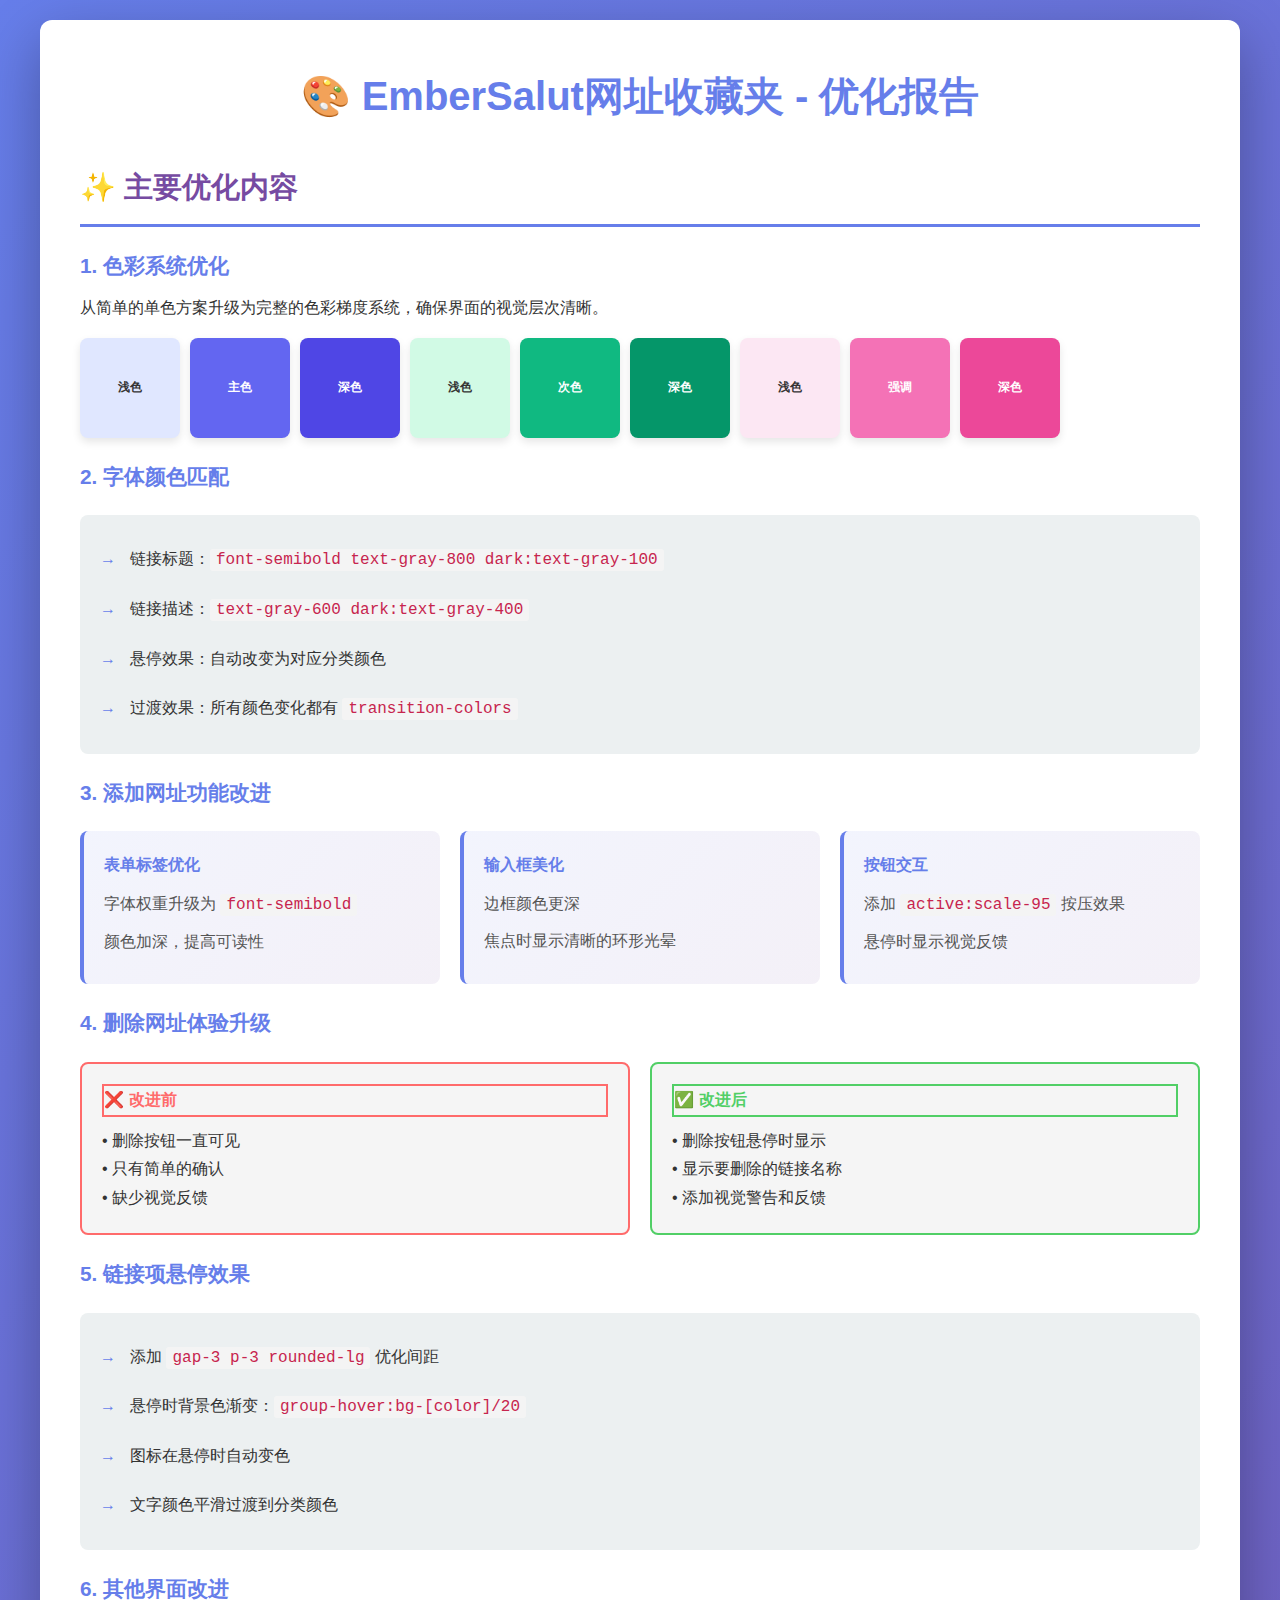
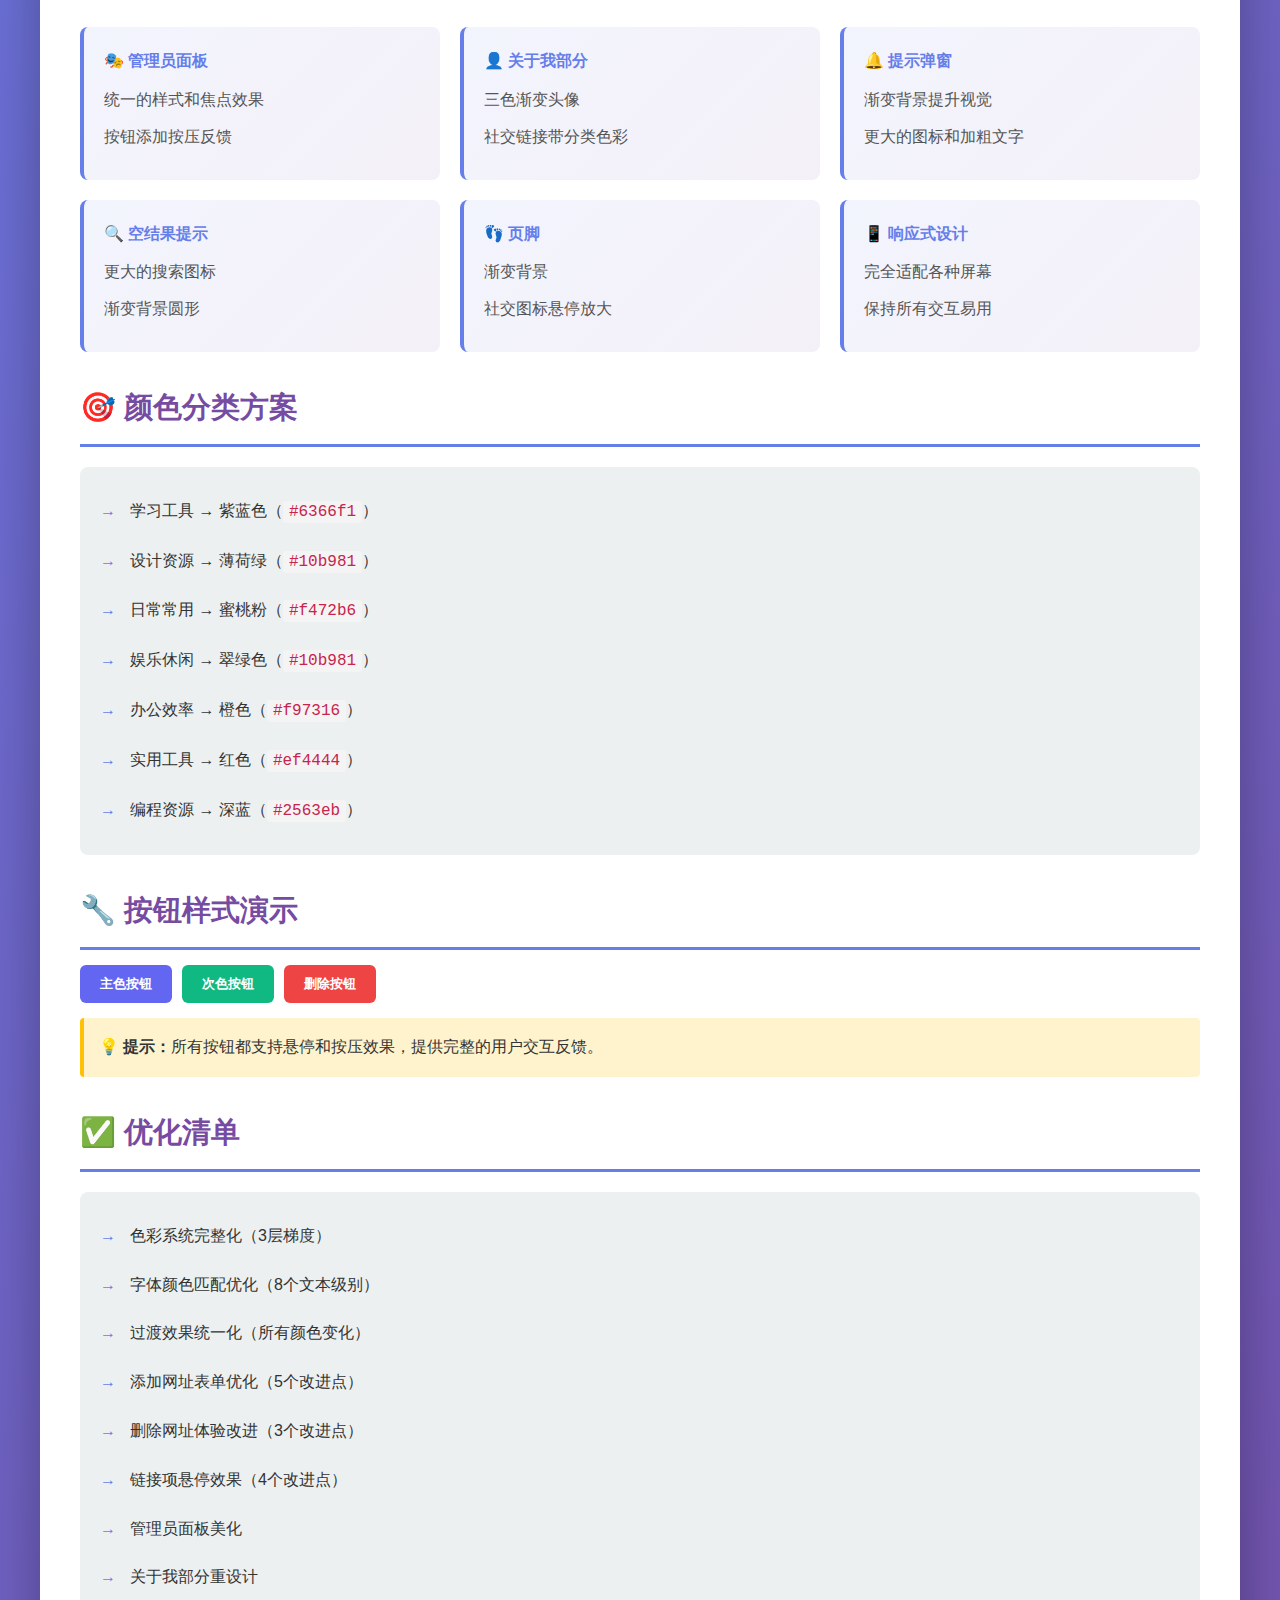
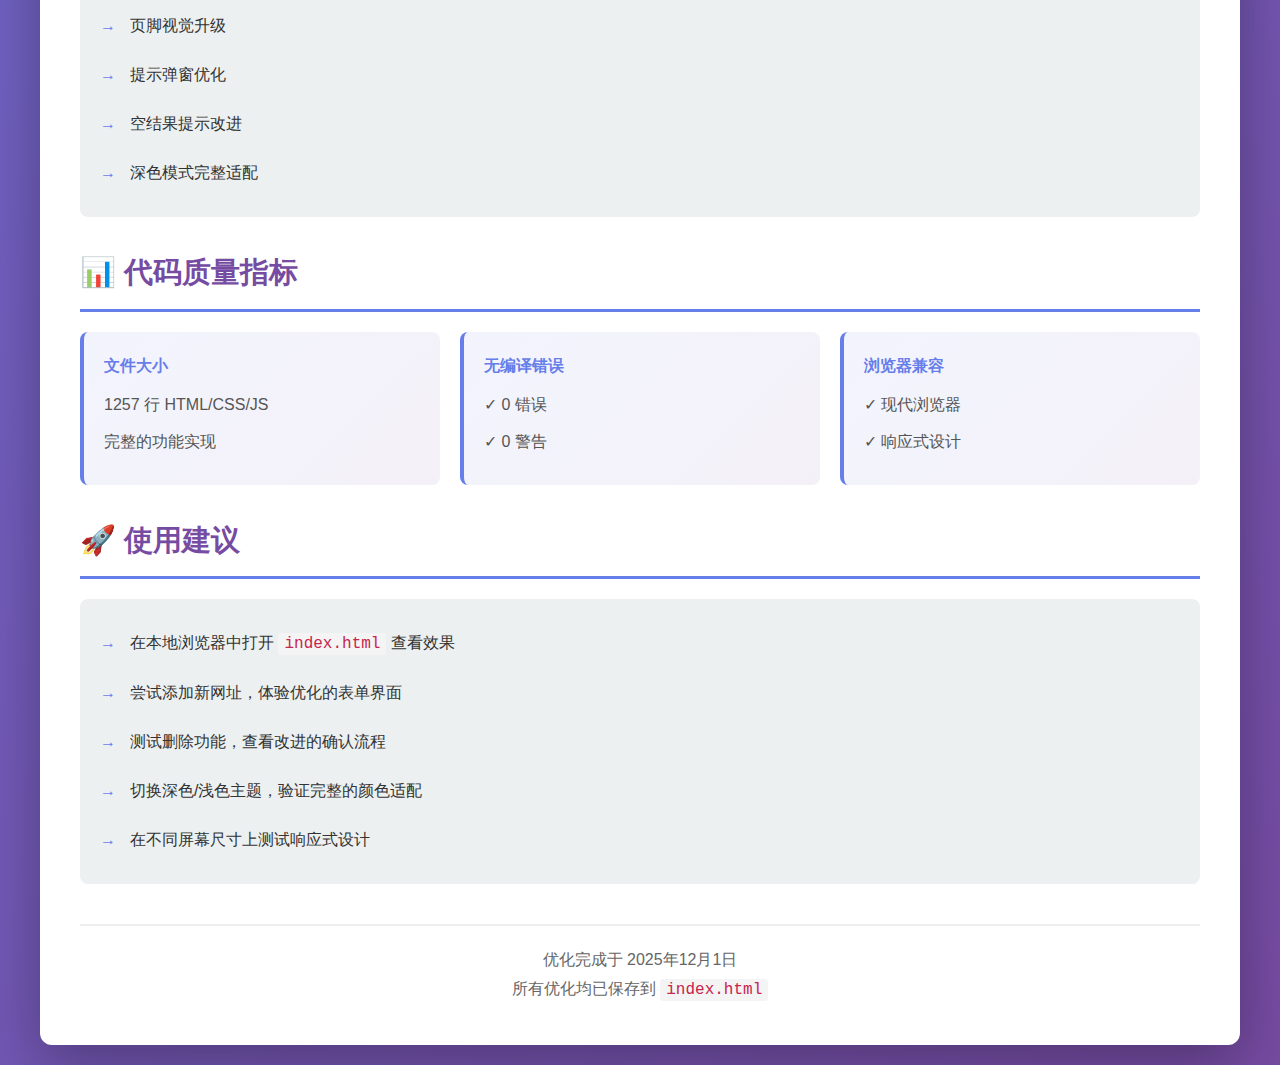
<file: OPTIMIZATION_REPORT.html>
<!DOCTYPE html>
<html lang="zh">
<head>
    <meta charset="UTF-8">
    <meta name="viewport" content="width=device-width, initial-scale=1.0">
    <title>优化说明</title>
    <style>
        * {
            margin: 0;
            padding: 0;
            box-sizing: border-box;
        }
        body {
            font-family: 'Segoe UI', Tahoma, Geneva, Verdana, sans-serif;
            line-height: 1.6;
            color: #333;
            background: linear-gradient(135deg, #667eea 0%, #764ba2 100%);
            min-height: 100vh;
            padding: 20px;
        }
        .container {
            max-width: 1200px;
            margin: 0 auto;
            background: white;
            border-radius: 12px;
            box-shadow: 0 20px 60px rgba(0, 0, 0, 0.3);
            padding: 40px;
            line-height: 1.8;
        }
        h1 {
            color: #667eea;
            margin-bottom: 30px;
            text-align: center;
            font-size: 2.5em;
        }
        h2 {
            color: #764ba2;
            margin-top: 30px;
            margin-bottom: 15px;
            font-size: 1.8em;
            border-bottom: 3px solid #667eea;
            padding-bottom: 10px;
        }
        h3 {
            color: #667eea;
            margin-top: 20px;
            margin-bottom: 10px;
            font-size: 1.3em;
        }
        .feature-grid {
            display: grid;
            grid-template-columns: repeat(auto-fit, minmax(300px, 1fr));
            gap: 20px;
            margin: 20px 0;
        }
        .feature-card {
            background: linear-gradient(135deg, #667eea15 0%, #764ba215 100%);
            padding: 20px;
            border-radius: 8px;
            border-left: 4px solid #667eea;
        }
        .feature-card h4 {
            color: #667eea;
            margin-bottom: 10px;
        }
        .feature-card p {
            color: #555;
            margin-bottom: 8px;
        }
        .color-demo {
            display: flex;
            gap: 10px;
            flex-wrap: wrap;
            margin: 15px 0;
        }
        .color-box {
            width: 100px;
            height: 100px;
            border-radius: 8px;
            display: flex;
            align-items: center;
            justify-content: center;
            color: white;
            font-weight: bold;
            text-align: center;
            font-size: 12px;
            box-shadow: 0 4px 8px rgba(0, 0, 0, 0.1);
        }
        .primary { background: #6366f1; }
        .primary-light { background: #e0e7ff; color: #333; }
        .primary-dark { background: #4f46e5; }
        .secondary { background: #10b981; }
        .secondary-light { background: #d1fae5; color: #333; }
        .secondary-dark { background: #059669; }
        .accent { background: #f472b6; }
        .accent-light { background: #fce7f3; color: #333; }
        .accent-dark { background: #ec4899; }
        
        .comparison {
            display: grid;
            grid-template-columns: 1fr 1fr;
            gap: 20px;
            margin: 20px 0;
        }
        .comparison > div {
            padding: 20px;
            border-radius: 8px;
            background: #f5f5f5;
        }
        .before {
            border: 2px solid #ff6b6b;
        }
        .after {
            border: 2px solid #51cf66;
        }
        .label {
            font-weight: bold;
            margin-bottom: 10px;
            display: flex;
            align-items: center;
            gap: 5px;
        }
        .label.before::before { content: "❌"; }
        .label.after::before { content: "✅"; }
        .before .label { color: #ff6b6b; }
        .after .label { color: #51cf66; }
        
        .improvements {
            background: #ecf0f1;
            padding: 20px;
            border-radius: 8px;
            margin: 20px 0;
        }
        .improvements ul {
            list-style: none;
            padding-left: 0;
        }
        .improvements li {
            padding: 10px 0;
            padding-left: 30px;
            position: relative;
        }
        .improvements li::before {
            content: "→";
            position: absolute;
            left: 0;
            color: #667eea;
            font-weight: bold;
        }
        
        code {
            background: #f4f4f4;
            padding: 2px 6px;
            border-radius: 3px;
            font-family: 'Courier New', monospace;
            color: #c7254e;
        }
        
        .button-demo {
            display: flex;
            gap: 10px;
            flex-wrap: wrap;
            margin: 15px 0;
        }
        .btn {
            padding: 10px 20px;
            border: none;
            border-radius: 6px;
            font-weight: 600;
            cursor: pointer;
            transition: all 0.3s ease;
        }
        .btn-primary {
            background: #6366f1;
            color: white;
        }
        .btn-primary:hover {
            background: #4f46e5;
            transform: translateY(-2px);
            box-shadow: 0 4px 12px rgba(99, 102, 241, 0.4);
        }
        .btn-secondary {
            background: #10b981;
            color: white;
        }
        .btn-secondary:hover {
            background: #059669;
            transform: translateY(-2px);
            box-shadow: 0 4px 12px rgba(16, 185, 129, 0.4);
        }
        .btn-danger {
            background: #ef4444;
            color: white;
        }
        .btn-danger:hover {
            background: #dc2626;
            transform: translateY(-2px);
            box-shadow: 0 4px 12px rgba(239, 68, 68, 0.4);
        }
        
        .highlight {
            background: #fff3cd;
            padding: 15px;
            border-left: 4px solid #ffc107;
            border-radius: 4px;
            margin: 15px 0;
        }
        
        footer {
            text-align: center;
            margin-top: 40px;
            padding-top: 20px;
            border-top: 2px solid #eee;
            color: #666;
        }
    </style>
</head>
<body>
    <div class="container">
        <h1>🎨 EmberSalut网址收藏夹 - 优化报告</h1>
        
        <h2>✨ 主要优化内容</h2>
        
        <h3>1. 色彩系统优化</h3>
        <p>从简单的单色方案升级为完整的色彩梯度系统，确保界面的视觉层次清晰。</p>
        <div class="color-demo">
            <div class="color-box primary-light">浅色</div>
            <div class="color-box primary">主色</div>
            <div class="color-box primary-dark">深色</div>
            <div class="color-box secondary-light">浅色</div>
            <div class="color-box secondary">次色</div>
            <div class="color-box secondary-dark">深色</div>
            <div class="color-box accent-light">浅色</div>
            <div class="color-box accent">强调</div>
            <div class="color-box accent-dark">深色</div>
        </div>

        <h3>2. 字体颜色匹配</h3>
        <div class="improvements">
            <ul>
                <li>链接标题：<code>font-semibold text-gray-800 dark:text-gray-100</code></li>
                <li>链接描述：<code>text-gray-600 dark:text-gray-400</code></li>
                <li>悬停效果：自动改变为对应分类颜色</li>
                <li>过渡效果：所有颜色变化都有 <code>transition-colors</code></li>
            </ul>
        </div>

        <h3>3. 添加网址功能改进</h3>
        <div class="feature-grid">
            <div class="feature-card">
                <h4>表单标签优化</h4>
                <p>字体权重升级为 <code>font-semibold</code></p>
                <p>颜色加深，提高可读性</p>
            </div>
            <div class="feature-card">
                <h4>输入框美化</h4>
                <p>边框颜色更深</p>
                <p>焦点时显示清晰的环形光晕</p>
            </div>
            <div class="feature-card">
                <h4>按钮交互</h4>
                <p>添加 <code>active:scale-95</code> 按压效果</p>
                <p>悬停时显示视觉反馈</p>
            </div>
        </div>

        <h3>4. 删除网址体验升级</h3>
        <div class="comparison">
            <div class="before">
                <div class="label before">改进前</div>
                <p>• 删除按钮一直可见</p>
                <p>• 只有简单的确认</p>
                <p>• 缺少视觉反馈</p>
            </div>
            <div class="after">
                <div class="label after">改进后</div>
                <p>• 删除按钮悬停时显示</p>
                <p>• 显示要删除的链接名称</p>
                <p>• 添加视觉警告和反馈</p>
            </div>
        </div>

        <h3>5. 链接项悬停效果</h3>
        <div class="improvements">
            <ul>
                <li>添加 <code>gap-3 p-3 rounded-lg</code> 优化间距</li>
                <li>悬停时背景色渐变：<code>group-hover:bg-[color]/20</code></li>
                <li>图标在悬停时自动变色</li>
                <li>文字颜色平滑过渡到分类颜色</li>
            </ul>
        </div>

        <h3>6. 其他界面改进</h3>
        <div class="feature-grid">
            <div class="feature-card">
                <h4>🎭 管理员面板</h4>
                <p>统一的样式和焦点效果</p>
                <p>按钮添加按压反馈</p>
            </div>
            <div class="feature-card">
                <h4>👤 关于我部分</h4>
                <p>三色渐变头像</p>
                <p>社交链接带分类色彩</p>
            </div>
            <div class="feature-card">
                <h4>🔔 提示弹窗</h4>
                <p>渐变背景提升视觉</p>
                <p>更大的图标和加粗文字</p>
            </div>
            <div class="feature-card">
                <h4>🔍 空结果提示</h4>
                <p>更大的搜索图标</p>
                <p>渐变背景圆形</p>
            </div>
            <div class="feature-card">
                <h4>👣 页脚</h4>
                <p>渐变背景</p>
                <p>社交图标悬停放大</p>
            </div>
            <div class="feature-card">
                <h4>📱 响应式设计</h4>
                <p>完全适配各种屏幕</p>
                <p>保持所有交互易用</p>
            </div>
        </div>

        <h2>🎯 颜色分类方案</h2>
        <div class="improvements">
            <ul>
                <li>学习工具 → 紫蓝色（<code>#6366f1</code>）</li>
                <li>设计资源 → 薄荷绿（<code>#10b981</code>）</li>
                <li>日常常用 → 蜜桃粉（<code>#f472b6</code>）</li>
                <li>娱乐休闲 → 翠绿色（<code>#10b981</code>）</li>
                <li>办公效率 → 橙色（<code>#f97316</code>）</li>
                <li>实用工具 → 红色（<code>#ef4444</code>）</li>
                <li>编程资源 → 深蓝（<code>#2563eb</code>）</li>
            </ul>
        </div>

        <h2>🔧 按钮样式演示</h2>
        <div class="button-demo">
            <button class="btn btn-primary">主色按钮</button>
            <button class="btn btn-secondary">次色按钮</button>
            <button class="btn btn-danger">删除按钮</button>
        </div>

        <div class="highlight">
            <strong>💡 提示：</strong>所有按钮都支持悬停和按压效果，提供完整的用户交互反馈。
        </div>

        <h2>✅ 优化清单</h2>
        <div class="improvements">
            <ul>
                <li>色彩系统完整化（3层梯度）</li>
                <li>字体颜色匹配优化（8个文本级别）</li>
                <li>过渡效果统一化（所有颜色变化）</li>
                <li>添加网址表单优化（5个改进点）</li>
                <li>删除网址体验改进（3个改进点）</li>
                <li>链接项悬停效果（4个改进点）</li>
                <li>管理员面板美化</li>
                <li>关于我部分重设计</li>
                <li>页脚视觉升级</li>
                <li>提示弹窗优化</li>
                <li>空结果提示改进</li>
                <li>深色模式完整适配</li>
            </ul>
        </div>

        <h2>📊 代码质量指标</h2>
        <div class="feature-grid">
            <div class="feature-card">
                <h4>文件大小</h4>
                <p>1257 行 HTML/CSS/JS</p>
                <p>完整的功能实现</p>
            </div>
            <div class="feature-card">
                <h4>无编译错误</h4>
                <p>✓ 0 错误</p>
                <p>✓ 0 警告</p>
            </div>
            <div class="feature-card">
                <h4>浏览器兼容</h4>
                <p>✓ 现代浏览器</p>
                <p>✓ 响应式设计</p>
            </div>
        </div>

        <h2>🚀 使用建议</h2>
        <div class="improvements">
            <ul>
                <li>在本地浏览器中打开 <code>index.html</code> 查看效果</li>
                <li>尝试添加新网址，体验优化的表单界面</li>
                <li>测试删除功能，查看改进的确认流程</li>
                <li>切换深色/浅色主题，验证完整的颜色适配</li>
                <li>在不同屏幕尺寸上测试响应式设计</li>
            </ul>
        </div>

        <footer>
            <p>优化完成于 2025年12月1日</p>
            <p>所有优化均已保存到 <code>index.html</code></p>
        </footer>
    </div>
</body>
</html>
</file>
